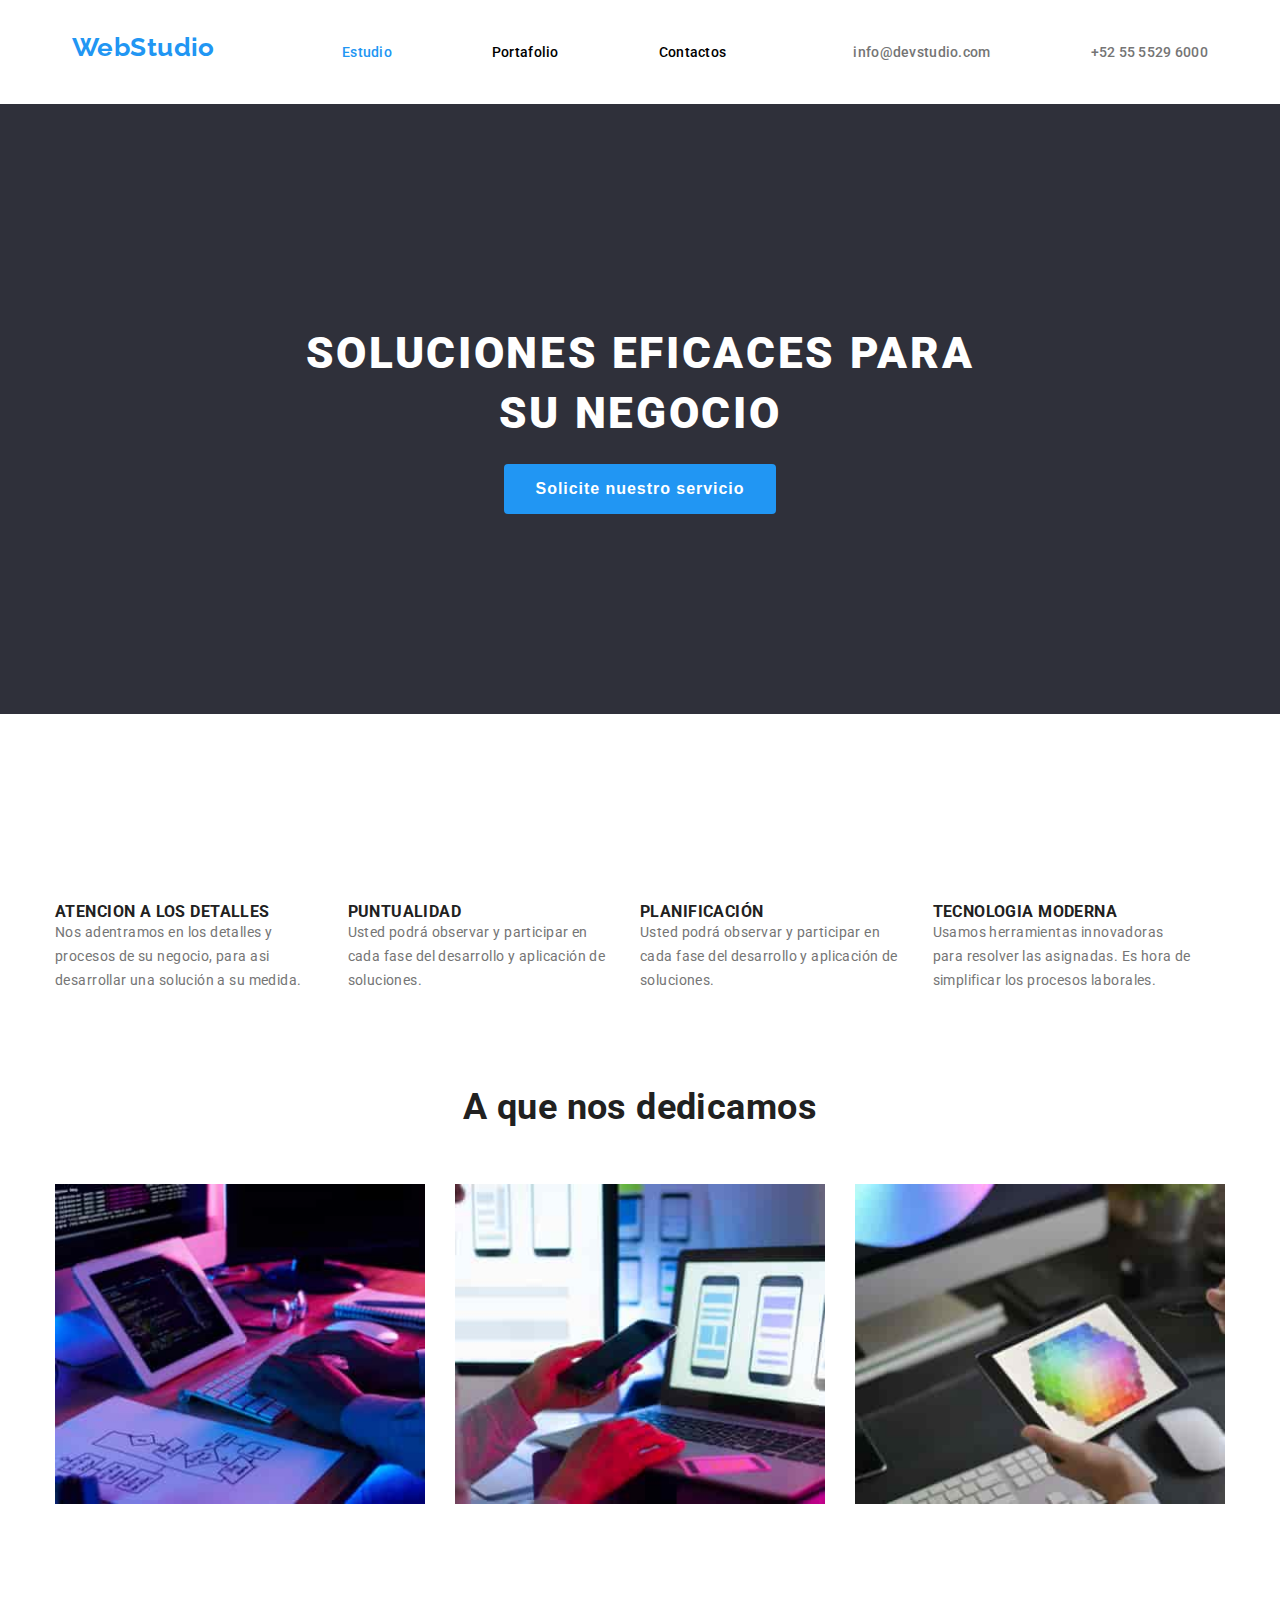
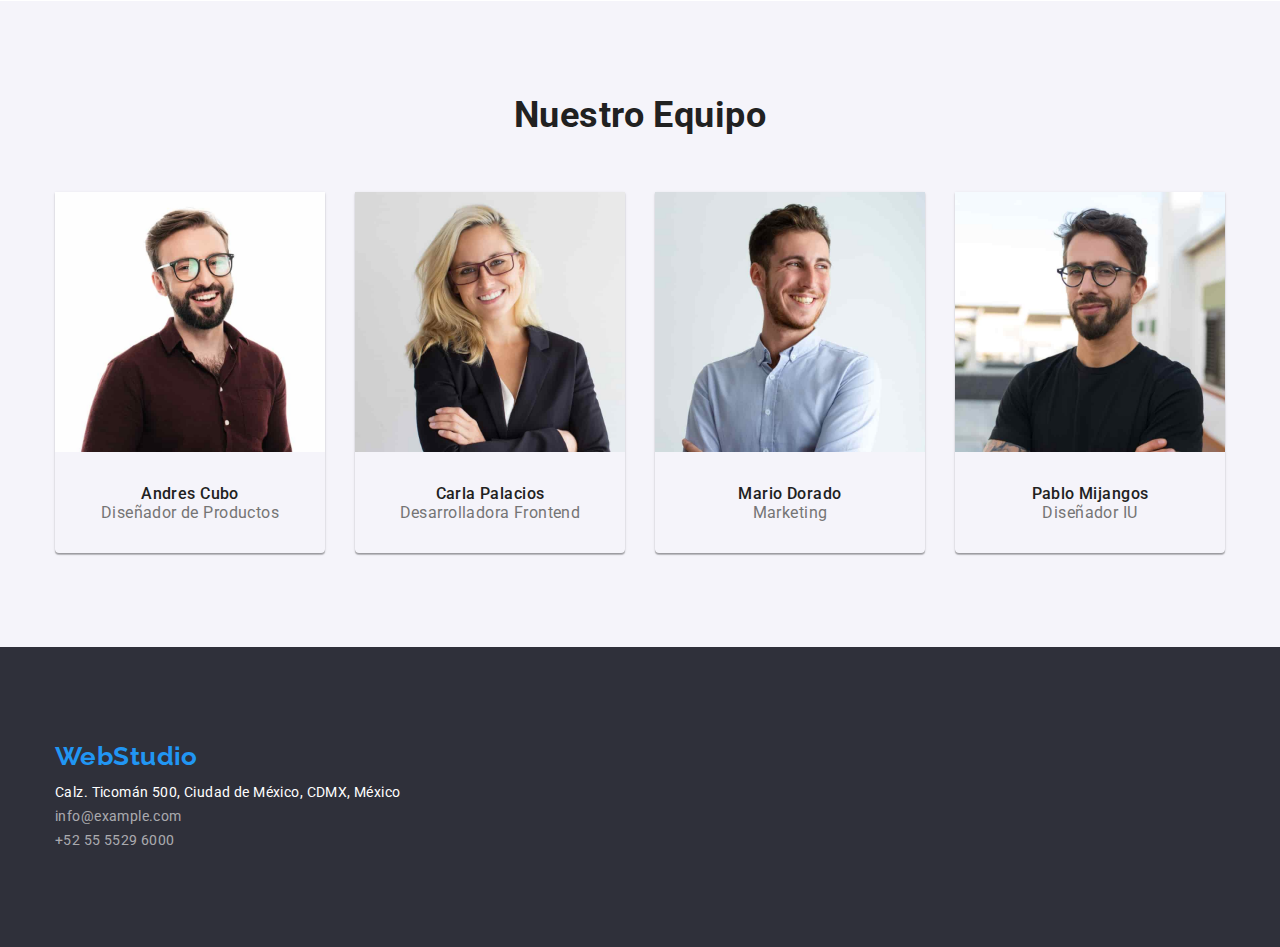
<file: index.html>
<!DOCTYPE html>
<html lang="en">
  <head>
    <meta charset="UTF-8" />
    <meta http-equiv="X-UA-Compatible" content="IE=edge" />
    <meta name="viewport" content="width=device-width, initial-scale=1.0" />
    <title>WebStudio</title>
    <link rel="stylesheet" href="css/style.css">
    <link rel="preconnect" href="https://fonts.googleapis.com">
<link rel="preconnect" href="https://fonts.gstatic.com" crossorigin>
<link href="https://fonts.googleapis.com/css2?family=Raleway:wght@700&family=Roboto:wght@400;500;700;900&display=swap" rel="stylesheet">
  </head>
  <body>
    <!-- Header section -->
    <header class="page-header">
      <div class="container header-container">
      <a class="logo link" href="index.html" >WebStudio</a>
      <nav>
        <!-- Logo -->
        <!-- Menu -->
        <ul class="nav-menu">
          <li><a class="headers current link" href="./index.html">Estudio</a></li>
          <li><a class="headers link" href="./portafolio.html">Portafolio</a></li>
          <li><a class="headers link" href=".index.html">Contactos</a></li>
        </ul>
      </nav>
      <!-- contacts -->
      <ul class="contact-menu">
        <li><a class="item link" href="mailto:info@devstudio.com">info@devstudio.com</a></li>
        <li><a class="item link" href="tel:+525555296000">+52 55 5529 6000</a></li>
      </ul>
    </div>
    </header>
  <!-- Main  -->
    <main>
      <section class="hero ">
        <h1 class="hero-title">SOLUCIONES EFICACES PARA SU NEGOCIO</h1>
        <button class="button-primary" type="button">Solicite nuestro servicio</button>
      </section>
      <section class="benefits section">
        <div class="container">
        <h2 hidden>Nuestras ventajas</h2>
        <ul class="benefits-list">
          <li class="benefits-items">
            <h3 class="benefits-title">ATENCION A LOS DETALLES</h3>
            <p class="benefits-description">
              Nos adentramos en los detalles y procesos de su negocio, para asi
              desarrollar una solución a su medida.
            </p>
          </li>
          <li class="benefits-items">
            <h3 class="benefits-title">PUNTUALIDAD</h3>
            <p class="benefits-description">
              Usted podrá observar y participar en cada fase del desarrollo y
              aplicación de soluciones.
            </p>
          </li>
          <li class="benefits-items">
            <h3 class="benefits-title">PLANIFICACIÓN</h3>
            <p class="benefits-description">
              Usted podrá observar y participar en cada fase del desarrollo y aplicación de soluciones.
            </p>
          </li>
          <li class="benefits-items">
            <h3 class="benefits-title">TECNOLOGIA MODERNA</h3>
            <p class="benefits-description">
              Usamos herramientas innovadoras para resolver las asignadas. Es
              hora de simplificar los procesos laborales.
            </p>
          </li>
        </ul>
      </div>
      </section>
      <section class="What-we-do">
        <div class="container">
        <h2 class="section-title">A que nos dedicamos</h2>
        <ul class="What-we-do-list">
          <li class="what-items">
            <img src="images/Img-01.jpg" width="370" alt="escribiendo en el teclado"/>
          </li>
          <li class="what-items">
            <img src="images/Img-02.jpg" width="370" alt="doble telefono" />
          </li>
          <li class="what-items">
            <img src="images/Img-03.jpg" width="370" alt="mirando el diseño" />
          </li>
        </ul>
      </section>
      <section class="our-team section">
        <div class="container">
        <h2 class="section-title">Nuestro Equipo</h2>
        <ul class="our-team-list">
          <li class="our-team-items">
            <img src="./images/Team-01.jpg" width="270" alt="Equipo 1" />
          <div class="staff">
            <h3 class="title">Andres Cubo</h3>
            <p class="description">Diseñador de Productos</p>
          </div>
          </li>
          <li class="our-team-items">
            <img src="images/Team-02.jpg" width="270" alt="Equipo 2" />
            <div class="staff">
              <h3 class="title">Carla Palacios</h3>
              <p class="description">Desarrolladora Frontend</p>
            </div>
            </li>
          <li class="our-team-items">
            <img src="images/Team-03.jpg" width="270" alt="Equipo 3" />
            <div class="staff">
            <h3 class="title">Mario Dorado</h3>
            <p class="description">Marketing</p>
          </div>
          </li>

          <li class="our-team-items">
            <img src="images/Team-04.jpg" width="270" alt="Equipo 4" />
            <div class="staff">
            <h3 class="title">Pablo Mijangos</h3>
            <p class="description">Diseñador IU</p>
          </div>
          </li>
          </ul>
          </div>
      </section>
    </main>
    <footer class="footbar">
      <div class="container">
      <address>
        <a class="logo link" href="#">WebStudio</a>
        <ul class="footbar-list"> 
          <li>
            <a class="contact link" href="">Calz. Ticomán 500, Ciudad de México, CDMX, México</a>
          </li>
          <li>
            <a class="info link" href="">info@example.com</a>
          </li>
          <li>
            <a class="info link" href="">+52 55 5529 6000</a>
          </li>
        </ul>
      </address>
    </div>     
    </footer>
  </body>
</html>
</file>
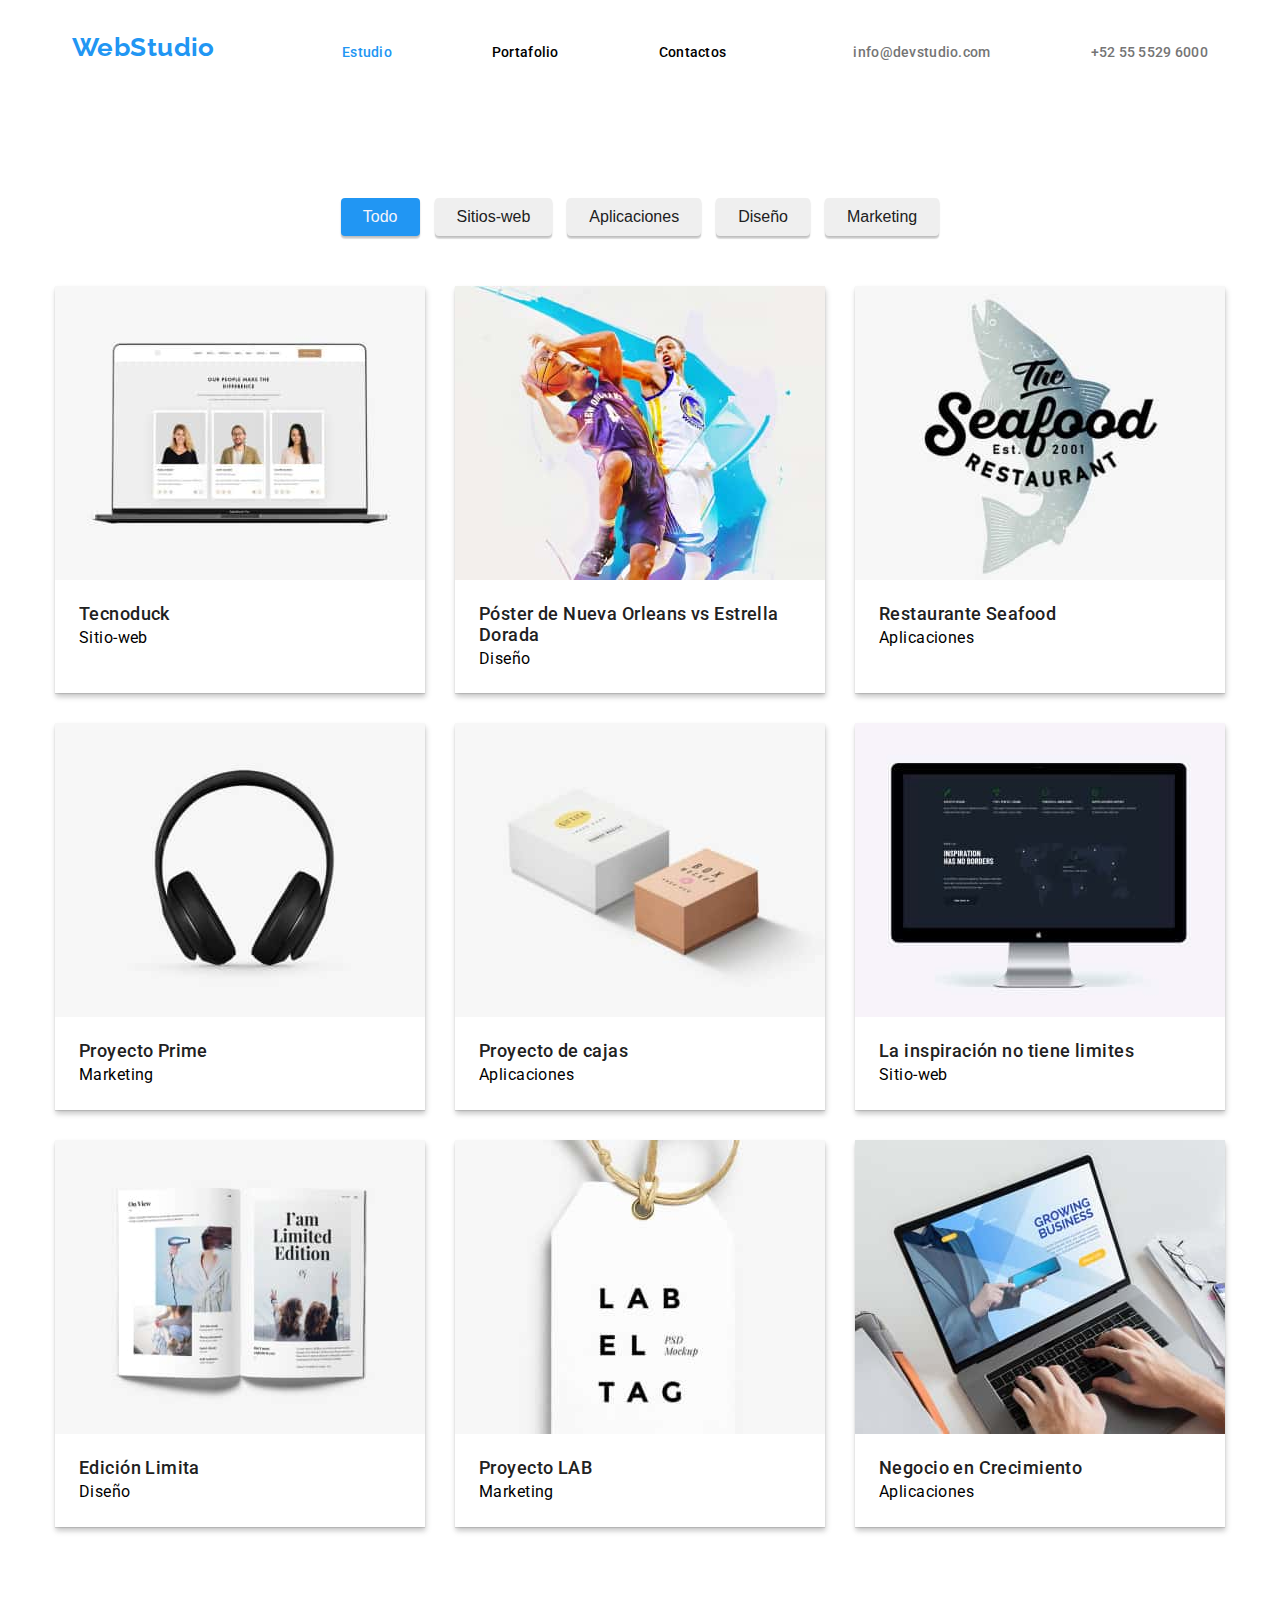
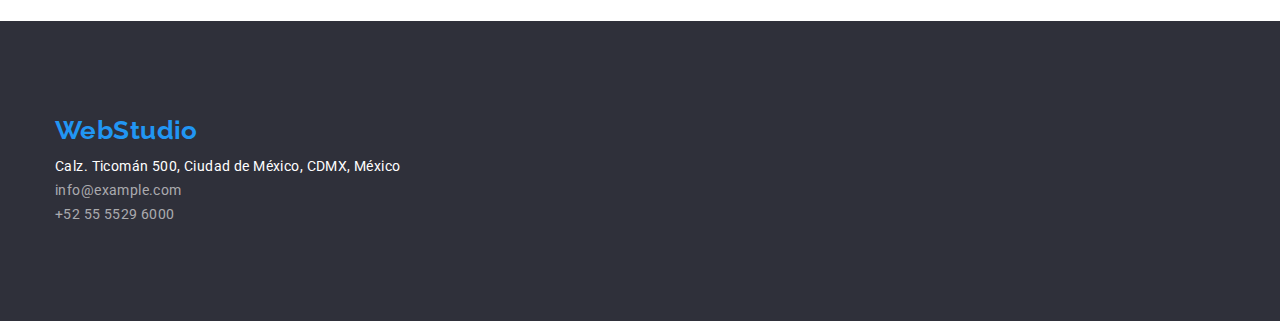
<file: portafolio.html>
<!DOCTYPE html>
<html>
  <head>
    <meta charset="UTF-8" />
    <meta http-equiv="X-UA-Compatible" content="IE=edge" />
    <meta name="viewport" content="width=device-width, initial-scale=1.0" />
    <link rel="preconnect" href="https://fonts.googleapis.com">
<link rel="preconnect" href="https://fonts.gstatic.com" crossorigin>
<link href="https://fonts.googleapis.com/css2?family=Raleway:wght@700&family=Roboto:wght@400;500;700;900&display=swap" rel="stylesheet">
<link rel="stylesheet" href="css/style.css">
<title>WebStudio</title>
</head>
  <body>

       <!-- Header section -->
    <header class="page-header">
      <div class="container header-container">
      <a class="logo link" href="index.html" >WebStudio</a>
      <nav>
        <!-- Logo -->
        <!-- Menu -->
        <ul class="nav-menu">
          <li><a class="headers current link" href="./index.html">Estudio</a></li>
          <li><a class="headers link" href="./portafolio.html">Portafolio</a></li>
          <li><a class="headers link" href=".index.html">Contactos</a></li>
        </ul>
      </nav>
      <!-- contacts -->
      <ul class="contact-menu">
        <li><a class="item link" href="mailto:info@devstudio.com">info@devstudio.com</a></li>
        <li><a class="item link" href="tel:+525555296000">+52 55 5529 6000</a></li>
      </ul>
    </div>
    </header>
    <main>
      <section class="portafolio section">
        <div class="container">
        <ul class="portafolio-list">
          <li class="portafolio items"><button class="button current" type="button">Todo</button></li>
          <li class="portafolio items"><button class="button" type="button">Sitios-web</button></li>
          <li class="portafolio items"><button class="button" type="button">Aplicaciones</button></li>
          <li class="portafolio items"><button class="button" type="button">Diseño</button></li>
          <li class="portafolio items"><button class="button" type="button">Marketing</button></li>
        </ul>
      
        <ul class="cards-list">
          <li class="cards-items">
            <img src="images/carsd1.jpg" width="370" alt="Tecnoduck"/>
            <div class="card-proyect">
            <h3 class="porfafolio-title">Tecnoduck</h3>
            <p class="portafolio-description">Sitio-web</p>
          </div>
          </li>
          <li class="cards-items">
            <img src="images/carsd2.jpg" width="370" alt="Póster de Nueva Orleans vs"/>
            <div class="card-proyect">
            <h3 class="porfafolio-title">Póster de Nueva Orleans vs Estrella Dorada</h3>
            <p class="portafolio-description">Diseño</p>
          </div>
          </li>
          <li class="cards-items">
            <img src="images/carsd3.jpg" width="370" alt="Restaurante Seafood"/>
            <div class="card-proyect">
            <h3 class="porfafolio-title">Restaurante Seafood</h3>
            <p class="portafolio-description">Aplicaciones</p>
          </div>
          </li>
          <li class="cards-items">
            <img src="images/carsd4.jpg" width="370" alt="Proyecto Prime" />
            <div class="card-proyect">
            <h3 class="porfafolio-title">Proyecto Prime</h3>
            <p class="portafolio-description">Marketing</p>
          </div>
          </li>
          <li class="cards-items">
            <img src="images/carsd5.jpg" width="370" alt="Proyecto de cajas" />
            <div class="card-proyect">
            <h3 class="porfafolio-title">Proyecto de cajas</h3>
            <p class="portafolio-description">Aplicaciones</p>
          </div>
          </li>
          <li class="cards-items">
            <img src="images/carsd6.jpg" width="370" alt="la inspiración no tiene limites"/>
            <div class="card-proyect">
            <h3 class="porfafolio-title">La inspiración no tiene limites</h3>
            <p class="portafolio-description">Sitio-web</p>
          </div>
          </li>
          <li class="cards-items">
            <img src="images/carsd7.jpg" width="370" alt="Edición Limita" />
            <div class="card-proyect">
            <h3 class="porfafolio-title">Edición Limita</h3>
            <p class="portafolio-description">Diseño</p>
          </div>
          </li>
          <li class="cards-items">
            <img src="images/carsd8.jpg" width="370" alt="Proyecto LAB" />
            <div class="card-proyect">
            <h3 class="porfafolio-title">Proyecto LAB</h3>
            <p class="portafolio-description">Marketing</p>
          </div>
          </li>
          <li class="cards-items">
            <img src="images/carsd9.jpg" width="370" alt="Negocio en Crecimiento"/>
            <div class="card-proyect">
            <h3 class="porfafolio-title">Negocio en Crecimiento</h3>
            <p class="portafolio-description">Aplicaciones</p>
          </div>
          </li>
        </ul>
      </div>
      </section>
    </main>
    <footer class="footbar">
      <div class="container">
        <a class="logo link" href="#">WebStudio</a>
      <address>
        <ul class="footbar-list"> 
          <li>
            <a class="contact link" href="">Calz. Ticomán 500, Ciudad de México, CDMX, México</a>
          </li>
          <li>
            <a class="info link" href="">info@example.com</a>
          </li>
          <li>
            <a class="info link" href="">+52 55 5529 6000</a>
          </li>
        </ul>
      </address>
    </div>
    </footer>
  </body>
</html>
</file>
<file: css/style.css>
* {
  margin: 0;
  padding: 0;
  box-sizing: border-box;
}
:root {
  --accent-color: #2196f3;
  --litle-text-color: #212121;
  --logo-black: #000000;
  --primery-text-color: #757575;
  --button-text-color-hover-focus: #ffffff;
  --background-color-dark: #2f303a;
  --background-color-with: #f5f4fa;
  --text-with-opacity: #ffffff99;
  --container-padding: calc((100% - 1200px) / 2);
}

body {
  font-family: 'Roboto', sans-serif;
  font-size: 14px;
  color: var(--primery-text-color);
  background-color: var(--button-text-color-hover-focus);
  letter-spacing: 0.03em;
}

.container {
  margin: 0 auto;
  padding-left: 15px;
  padding-right: 15px;
  width: 1200px;
}
li {
  list-style: none;
}

.link {
  text-decoration: none;
}

.section-title {
  line-height: 1.16;
  font-weight: 700;
  font-size: 36px;
  font-style: normal;
  text-align: center;
  color: var(--litle-text-color);
  margin-bottom: 55px;
}
.section {
  padding-top: 94px;
  padding-bottom: 94px;
}

.logo {
  font-family: 'Raleway';
  font-style: normal;
  font-weight: 700;
  font-size: 26px;
  display: inline-block;
  margin-bottom: 10px;
  color: var(--accent-color);
}

.header-container {
  display: flex;
  align-items: center;
  justify-content: space-between;
  gap: 100px;
  padding: 32px 32px;
}

.header-container .nav-menu {
  display: flex;
  align-items: center;
  gap: 100px;
}

.header-container .contact-menu {
  display: flex;
  align-items: center;
  gap: 100px;
}

.nav-menu .headers:hover,
.nav-menu .headers:focus,
.nav-menu .headers .current:hover,
.contact-menu .item:hover,
.contact-menu .item:focus {
  color: var(--accent-color);
}

.nav-menu .current {
  font-weight: 500;
  font-style: normal;
  line-height: 1.14;
  letter-spacing: 0.02em;
  color: var(--accent-color);
  margin-bottom: 32px;
}



.headers {
  font-weight: 500;
  color: var(--logo-black);
  line-height: 1.14;
  font-style: normal;
  letter-spacing: 0.02em;
}

.item {
  font-weight: 500;
  font-style: normal;
  letter-spacing: 0.02em;
  line-height: 1.14;
  color: var(--primery-text-color);
}

/* <---Seccion hero---> */
.hero {
  background: var(--background-color-dark);
  padding: 200px var(--container-padding);
  text-align: center;
}
.hero-title {
  line-height: 1.36;
  font-weight: 900;
  font-size: 44px;
  text-transform: uppercase;
  font-style: normal;
  letter-spacing: 0.06em;
  color: var(--button-text-color-hover-focus);
  width: 696px;
  margin: 20px auto;
}
.button-primary {
  line-height: 1.87;
  font-weight: 700;
  font-size: 16px;
  font-style: normal;
  letter-spacing: 0.06em;
  color: var(--button-text-color-hover-focus);
  background-color: var(--accent-color);
  cursor: pointer;
  padding: 10px 32px;
  border-radius: 4px;
  border: none;
}

/* seccion benefits */
.benefits-list {
  display: flex;
  align-items: center;
  gap: 30px;
}

.benefits-items {
  flex-basis: calc((100% - 120px) / 4);
  margin-top: 95px;
}
.benefits-title {
  line-height: 1.14;
  font-weight: 700;
  text-transform: uppercase;
  color: var(--litle-text-color);
}
.benefits-description {
  font-weight: 400;
  font-style: normal;
  line-height: 1.71;
  color: var(--primery-text-color);
}
/* seccion What we do */

.What-we-do-list {
  display: flex;
  align-items: center;
  gap: 30px;
}

.what-items {
  flex-basis: calc((100% - 90px) / 3);
  margin-bottom: 94px;
}

/* seccion our team*/
.our-team-list {
  display: flex;
  align-items: center;
  gap: 30px;
}
.our-team-items {
  flex-basis: calc((100% - 120px) / 4);
  box-shadow: 0px 1px 3px rgba(0, 0, 0, 0.12), 0px 1px 1px rgba(0, 0, 0, 0.14),
    0px 2px 1px rgba(0, 0, 0, 0.2);
  border-radius: 0px 0px 4px 4px;
}
.our-team {
  background-color: var(--background-color-with);
}

.staff {
  padding-top: 30px;
  padding-bottom: 30px;
}

.title {
  line-height: 1.18;
  font-weight: 500;
  font-style: normal;
  font-size: 16px;
  color: var(--litle-text-color);
  text-align: center;
}
.description {
  line-height: 1.18;
  font-weight: 400;
  font-size: 16px;
  font-style: normal;
  color: var(--primery-text-color);
  text-align: center;
}

/* seccion footer*/
.footbar {
  background: var(--background-color-dark);
  padding: 94px var(--container-padding);
}

.contact {
  line-height: 1.71;
  font-weight: 400;
  font-style: normal;
  color: var(--button-text-color-hover-focus);
}

.info {
  line-height: 1.71;
  font-weight: 400;
  font-style: normal;
  color: var(--text-with-opacity);
  margin-top: 10px;
}

/*Aqui inicia la siguiente página*/

.portafolio-list .current {
  font-weight: 500;
  font-size: 16px;
  line-height: 1.6;
  font-style: normal;
  background-color: var(--accent-color);
  color: var(--background-color-with);
  cursor: pointer;
}

/* seccion portafolio*/
.portafolio-list {
  display: flex;
  justify-content: center;
  gap: 15px;
  margin-bottom: 50px;
}
.button {
  font-weight: 500;
  font-style: normal;
  line-height: 1.6;
  font-size: 16px;
  color: var(--litle-text-color);
  cursor: pointer;
  padding: 6px 22px;
  box-shadow: 0px 3px 1px rgba(0, 0, 0, 0.1), 0px 1px 2px rgba(0, 0, 0, 0.08),
    0px 2px 2px rgba(0, 0, 0, 0.12);
  border-radius: 4px;
  border: none;
}
.button:hover {
  background-color: var(--accent-color);
}

.porfafolio-title {
  font-weight: 500;
  font-style: normal;
  font-size: 18px;
  color: var(--litle-text-color);
}

.portafolio-description {
  font-weight: 400;
  font-style: normal;
  line-height: 1.8;
  font-size: 16px;
  color: var(--logo-black);
}
.footbar-list .info:hover,
.footbar-list .info:focus {
  color: var(--accent-color);
}

.cards-list {
  display: flex;
  flex-wrap: wrap;
  gap: 30px;
}

.cards-items {
  flex-basis: calc((100% - 90px) / 3);
  box-shadow: 0px 1px 1px rgba(0, 0, 0, 0.12), 0px 4px 4px rgba(0, 0, 0, 0.06),
    1px 4px 6px rgba(0, 0, 0, 0.16);
}

.card-proyect {
  display: block;
  padding: 20px 24px;
}
</file>
